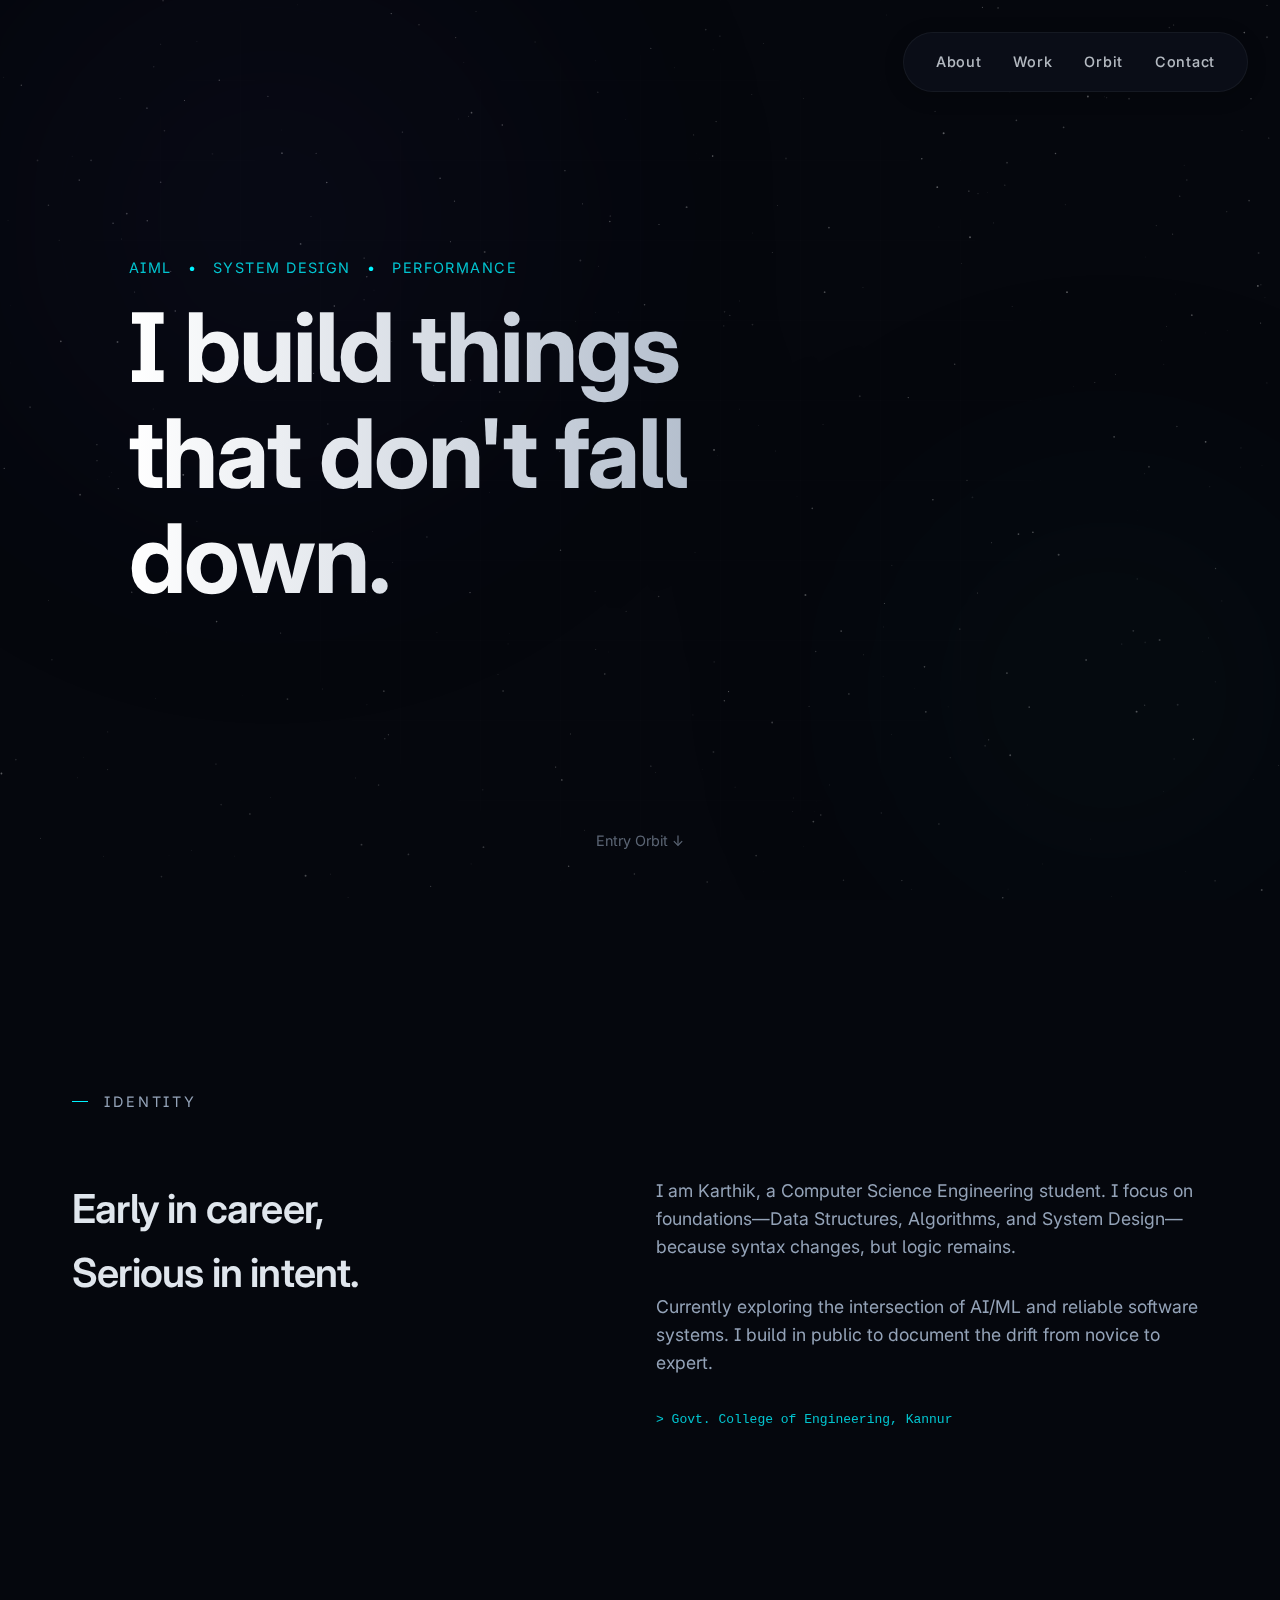
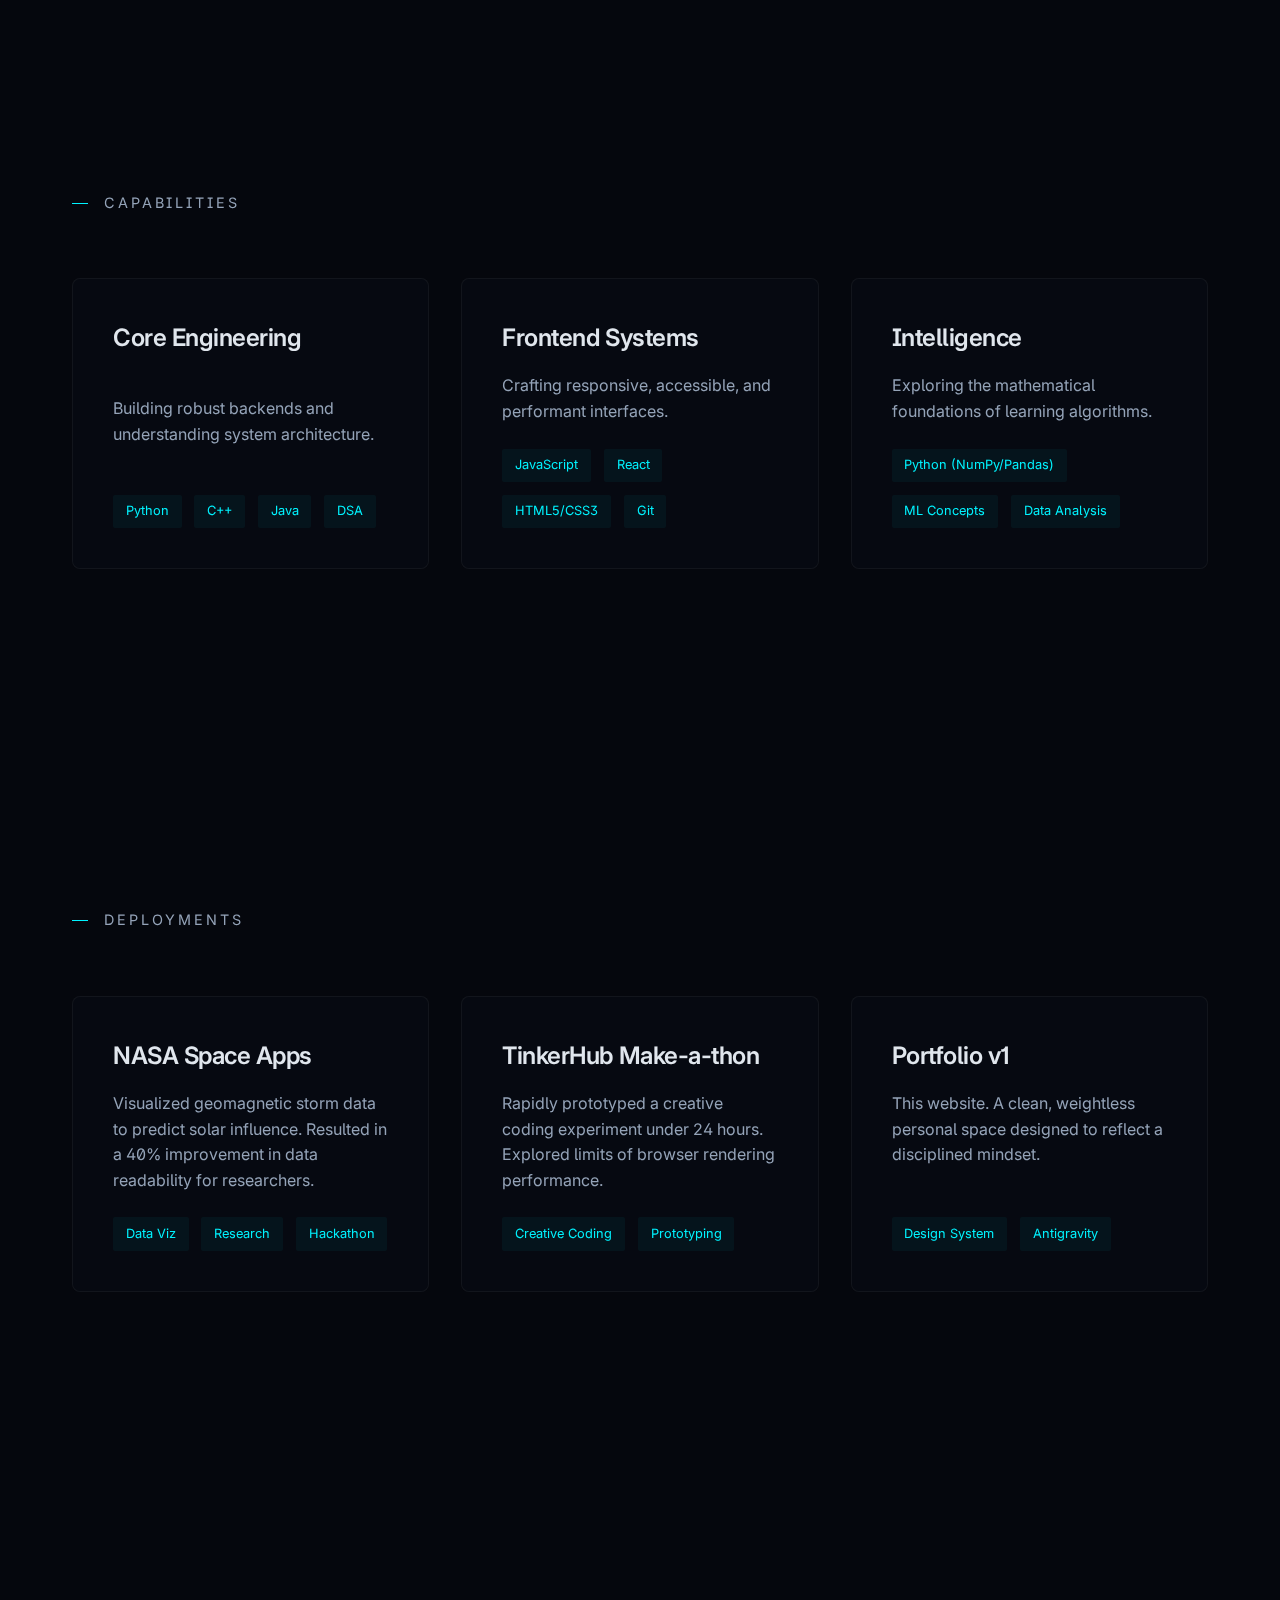
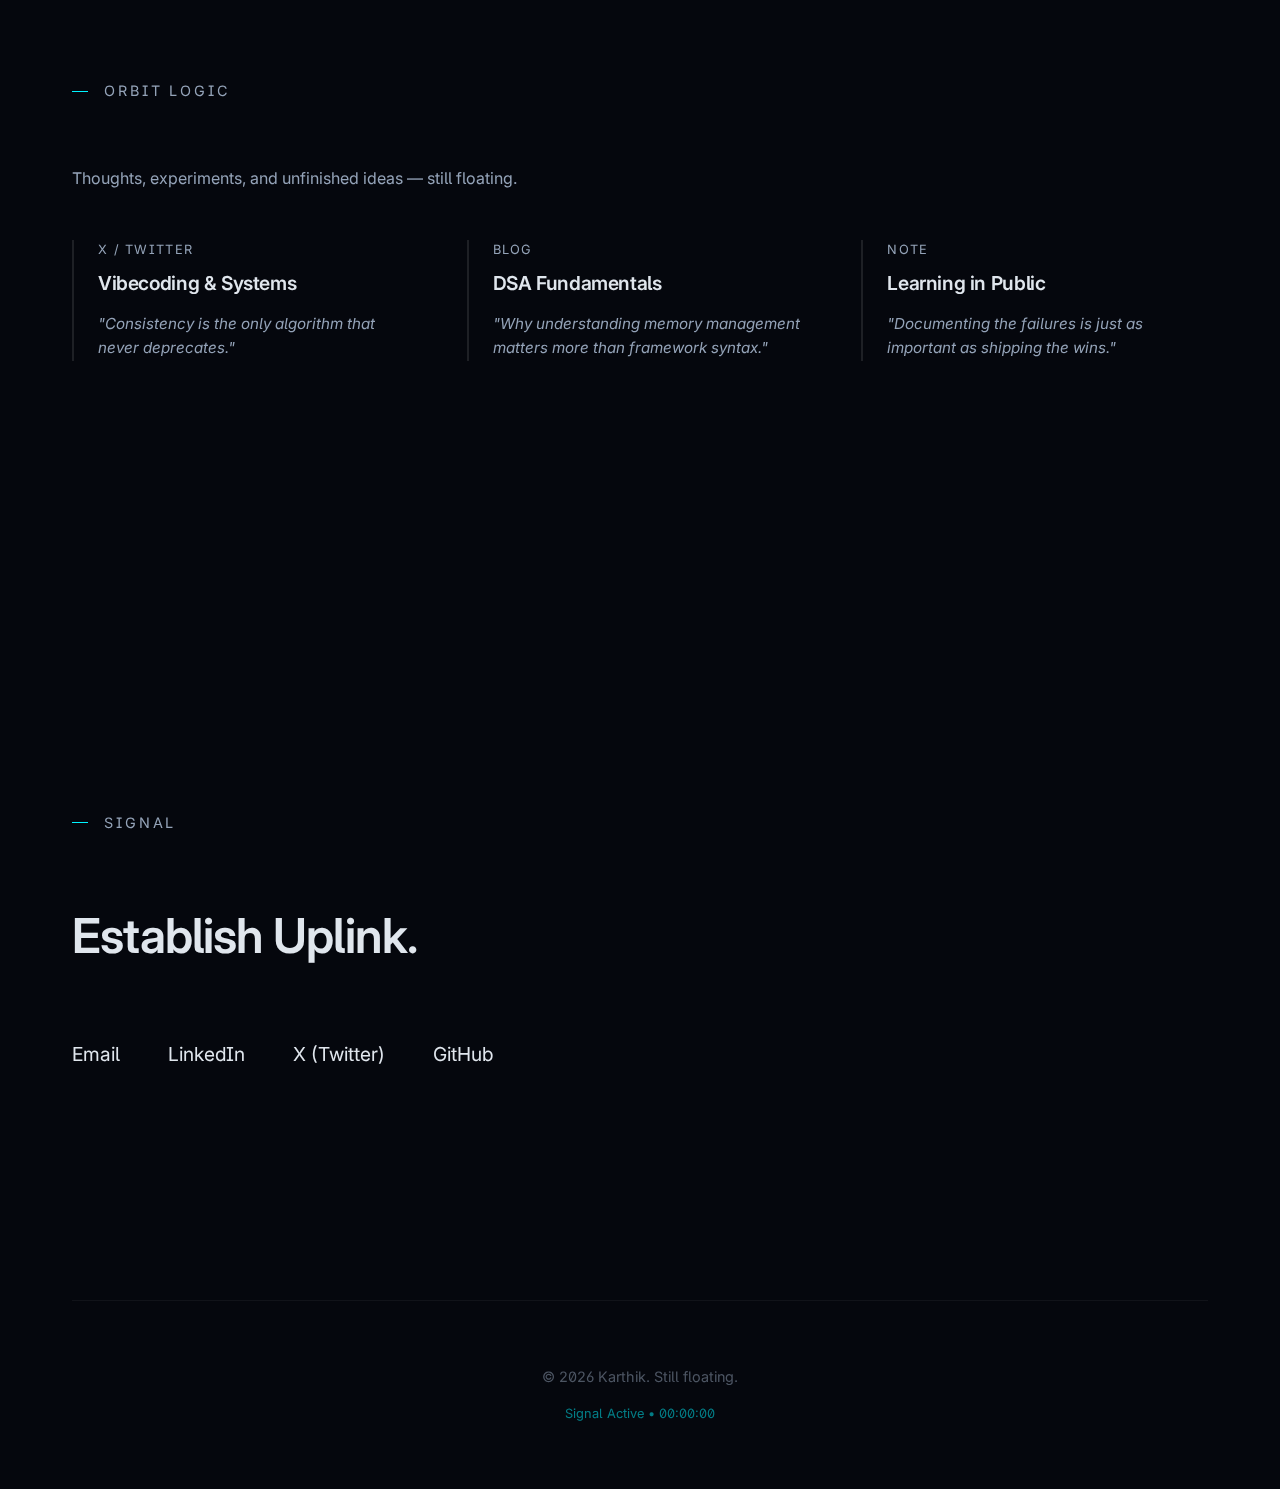
<file: index.html>
<!DOCTYPE html>
<html lang="en">

<head>
    <meta charset="UTF-8">
    <meta name="viewport" content="width=device-width, initial-scale=1.0">
    <title>Karthik | Drift</title>
    <meta name="description"
        content="Karthik's Personal Portfolio. AIML, DSA, Systems. Building things that don't fall down.">

    <!-- Fonts -->
    <link rel="preconnect" href="https://fonts.googleapis.com">
    <link rel="preconnect" href="https://fonts.gstatic.com" crossorigin>
    <link href="https://fonts.googleapis.com/css2?family=Inter:wght@300;400;600;700&display=swap" rel="stylesheet">

    <link rel="stylesheet" href="style.css">
</head>

<body>

    <!-- Antigravity Background System -->
    <div class="bg-system" id="bg-system">
        <!-- Layer 1: Micro Star Field (Noise) - Populated by JS -->
        <div class="bg-layer bg-noise" id="bg-noise"></div>

        <!-- Layer 2: Computational Fog -->
        <div class="bg-layer bg-fog" id="bg-fog">
            <div class="fog-blob fog-1"></div>
            <div class="fog-blob fog-2"></div>
        </div>

        <!-- Layer 4: System Overlay (Grid) -->
        <div class="bg-layer bg-grid" id="bg-grid"></div>
    </div>

    <!-- Custom Cursor Removed -->


    <!-- Nav (Enhanced) -->
    <nav>
        <ul>
            <li><a href="#about">About</a></li>
            <li><a href="#projects">Work</a></li>
            <li><a href="#orbit">Orbit</a></li>
            <li><a href="#contact">Contact</a></li>
        </ul>
    </nav>

    <div class="container">

        <!-- Hero Section -->
        <section id="hero" class="hero">
            <div class="hero-content floating">
                <div class="hero-sub">
                    <span>AIML</span> • <span>System Design</span> • <span>Performance</span>
                </div>
                <h1>I build things<br>that don't fall down.</h1>
            </div>
            <div class="scroll-indicator">
                Entry Orbit &darr;
            </div>
        </section>

        <!-- About Section -->
        <section id="about">
            <span class="section-title">Identity</span>
            <div class="grid" style="grid-template-columns: 1fr 1fr; align-items: start;">
                <div class="floating-delayed">
                    <h2 style="font-size: 2.5rem; margin-bottom: 2rem;">Early in career,<br>Serious in intent.</h2>
                </div>
                <div>
                    <p style="color: var(--text-muted); font-size: 1.1rem; margin-bottom: 2rem;">
                        I am Karthik, a Computer Science Engineering student. I focus on foundations—Data Structures,
                        Algorithms, and System Design—because syntax changes, but logic remains.
                    </p>
                    <p style="color: var(--text-muted); font-size: 1.1rem; margin-bottom: 2rem;">
                        Currently exploring the intersection of AI/ML and reliable software systems. I build in public
                        to document the drift from novice to expert.
                    </p>
                    <p style="font-family: monospace; color: var(--accent-cyan); opacity: 0.8;">
                        > Govt. College of Engineering, Kannur
                    </p>
                </div>
            </div>
        </section>

        <!-- Focus / Skills Section -->
        <section id="skills">
            <span class="section-title">Capabilities</span>
            <div class="grid">
                <div class="card">
                    <h3>Core Engineering</h3>
                    <p>Building robust backends and understanding system architecture.</p>
                    <div class="tags">
                        <span class="tag">Python</span>
                        <span class="tag">C++</span>
                        <span class="tag">Java</span>
                        <span class="tag">DSA</span>
                    </div>
                </div>
                <div class="card">
                    <h3>Frontend Systems</h3>
                    <p>Crafting responsive, accessible, and performant interfaces.</p>
                    <div class="tags">
                        <span class="tag">JavaScript</span>
                        <span class="tag">React</span>
                        <span class="tag">HTML5/CSS3</span>
                        <span class="tag">Git</span>
                    </div>
                </div>
                <div class="card">
                    <h3>Intelligence</h3>
                    <p>Exploring the mathematical foundations of learning algorithms.</p>
                    <div class="tags">
                        <span class="tag">Python (NumPy/Pandas)</span>
                        <span class="tag">ML Concepts</span>
                        <span class="tag">Data Analysis</span>
                    </div>
                </div>
            </div>
        </section>

        <!-- Projects Section -->
        <section id="projects">
            <span class="section-title">deployments</span>
            <div class="grid">

                <div class="card floating">
                    <div>
                        <h3>NASA Space Apps</h3>
                        <p>Visualized geomagnetic storm data to predict solar influence. Resulted in a 40% improvement
                            in data readability for researchers.</p>
                    </div>
                    <div class="tags">
                        <span class="tag">Data Viz</span>
                        <span class="tag">Research</span>
                        <span class="tag">Hackathon</span>
                    </div>
                </div>

                <div class="card floating-delayed">
                    <div>
                        <h3>TinkerHub Make-a-thon</h3>
                        <p>Rapidly prototyped a creative coding experiment under 24 hours. Explored limits of browser
                            rendering performance.</p>
                    </div>
                    <div class="tags">
                        <span class="tag">Creative Coding</span>
                        <span class="tag">Prototyping</span>
                    </div>
                </div>

                <div class="card">
                    <div>
                        <h3>Portfolio v1</h3>
                        <p>This website. A clean, weightless personal space designed to reflect a disciplined mindset.
                        </p>
                    </div>
                    <div class="tags">
                        <span class="tag">Design System</span>
                        <span class="tag">Antigravity</span>
                    </div>
                </div>

            </div>
        </section>

        <!-- Orbit / Writing Section -->
        <section id="orbit">
            <span class="section-title">Orbit Logic</span>
            <p style="margin-bottom: 3rem; color: var(--text-muted);">Thoughts, experiments, and unfinished ideas —
                still floating.</p>

            <div class="orbit-grid">
                <a href="https://x.com/K4rthik14" target="_blank" class="orbit-card">
                    <div class="orbit-meta">X / Twitter</div>
                    <h4 class="orbit-title">Vibecoding & Systems</h4>
                    <p class="orbit-insight">"Consistency is the only algorithm that never deprecates."</p>
                </a>

                <a href="#" class="orbit-card">
                    <div class="orbit-meta">Blog</div>
                    <h4 class="orbit-title">DSA Fundamentals</h4>
                    <p class="orbit-insight">"Why understanding memory management matters more than framework syntax."
                    </p>
                </a>

                <a href="#" class="orbit-card">
                    <div class="orbit-meta">Note</div>
                    <h4 class="orbit-title">Learning in Public</h4>
                    <p class="orbit-insight">"Documenting the failures is just as important as shipping the wins."</p>
                </a>
            </div>
        </section>

        <!-- Contact Section -->
        <section id="contact">
            <span class="section-title">Signal</span>
            <h2 style="font-size: 3rem; margin-bottom: 2rem;">Establish Uplink.</h2>
            <div class="contact-links">
                <a href="mailto:karthik@example.com" class="contact-link">Email</a>
                <a href="https://www.linkedin.com/in/karthik-saya" class="contact-link" target="_blank">LinkedIn</a>
                <a href="https://x.com/K4rthik14" class="contact-link" target="_blank">X (Twitter)</a>
                <a href="https://github.com/K4rthik14" class="contact-link" target="_blank">GitHub</a>
            </div>
        </section>

        <footer>
            <div class="footer-copy">
                &copy; 2026 Karthik. Still floating.
            </div>
            <div style="margin-top: 1rem; font-size: 0.8rem; color: var(--accent-cyan); opacity: 0.5;">
                Signal Active • <span id="system-time">00:00:00</span>
            </div>
        </footer>

    </div>

    <script src="script.js"></script>
</body>

</html>
</file>
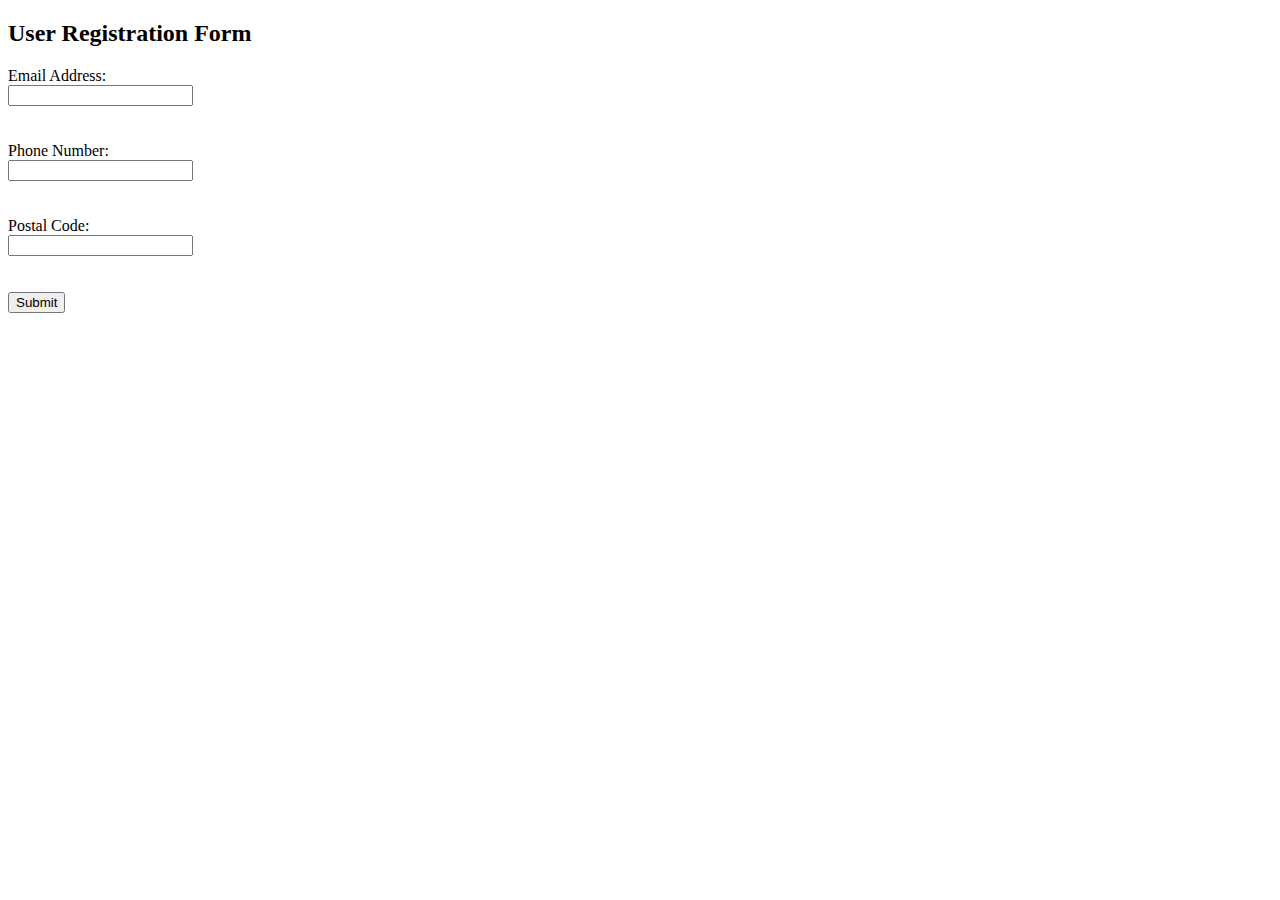
<file: Tc-assignment.html>
<!DOCTYPE html>
<html>
<head>
  <title>Form Validation using Regex</title>
</head>
<body>
  <h2>User Registration Form</h2>

  <form id="userForm">
    <label>Email Address:</label><br>
    <input type="text" id="email"><br>
    <span id="emailError" style="color:red"></span><br><br>

    <label>Phone Number:</label><br>
    <input type="text" id="phone"><br>
    <span id="phoneError" style="color:red"></span><br><br>

    <label>Postal Code:</label><br>
    <input type="text" id="postal"><br>
    <span id="postalError" style="color:red"></span><br><br>

    <button type="submit">Submit</button>
  </form>

  <script>
    document.getElementById("userForm").addEventListener("submit", function(e) {
      e.preventDefault();

      let email = document.getElementById("email").value.trim();
      let phone = document.getElementById("phone").value.trim();
      let postal = document.getElementById("postal").value.trim();

      // Regex patterns
      let emailRegex = /^[a-zA-Z0-9._%+-]+@[a-zA-Z0-9.-]+\.[a-z]{2,}$/;
      let phoneRegex = /^[0-9]{10}$/;
      let postalRegex = /^[0-9]{6}$/;

      // Clear old messages
      document.getElementById("emailError").textContent = "";
      document.getElementById("phoneError").textContent = "";
      document.getElementById("postalError").textContent = "";

      let valid = true;

      if (!emailRegex.test(email)) {
        document.getElementById("emailError").textContent = "Invalid email format!";
        valid = false;
      }
      if (!phoneRegex.test(phone)) {
        document.getElementById("phoneError").textContent = "Phone must be 10 digits!";
        valid = false;
      }
      if (!postalRegex.test(postal)) {
        document.getElementById("postalError").textContent = "Postal code must be 6 digits!";
        valid = false;
      }

      if (valid) {
        alert("Form submitted successfully!");
      }
    });
  </script>
</body>
</html>
</file>
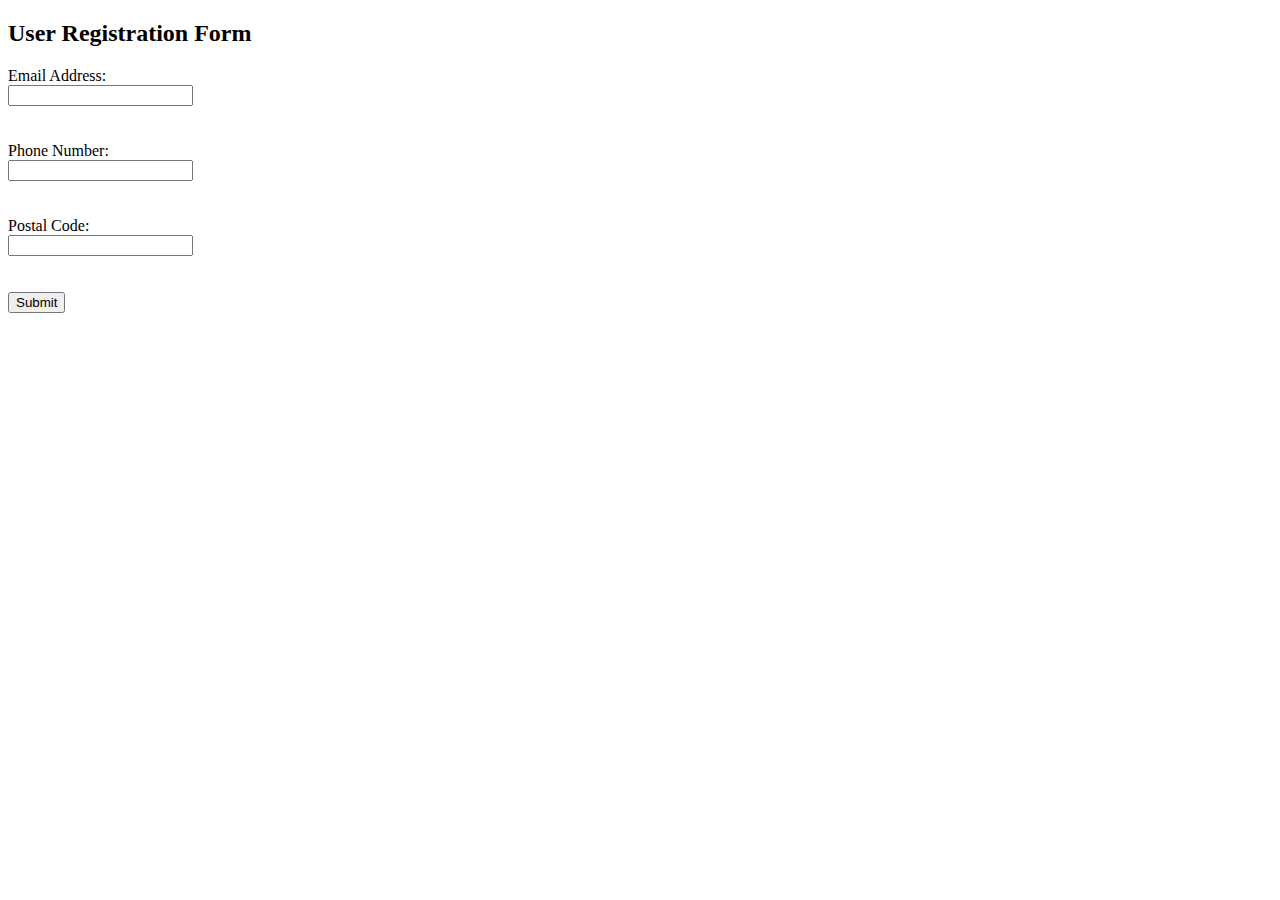
<file: TC.html>
<!DOCTYPE html>
<html>
<head>
  <title>Form Validation using Regex</title>
  <script src="script.js" defer></script>
</head>
<body>
  <h2>User Registration Form</h2>

  <form id="userForm">
    <label>Email Address:</label><br>
    <input type="text" id="email"><br>
    <span id="emailError" style="color:red"></span><br><br>

    <label>Phone Number:</label><br>
    <input type="text" id="phone"><br>
    <span id="phoneError" style="color:red"></span><br><br>

    <label>Postal Code:</label><br>
    <input type="text" id="postal"><br>
    <span id="postalError" style="color:red"></span><br><br>

    <button type="submit">Submit</button>
  </form>
</body>
</html>
</file>
<file: style.css>
:root {
    --bg-deep: #05070d;
    --bg-card: #0b0f1a;
    --text-main: #e0e6ed;
    --text-muted: #94a3b8;
    --accent-cyan: #00f3ff;
    --accent-violet: #8b5cf6;
    --accent-glow: rgba(0, 243, 255, 0.1);

    --font-heading: 'Inter', -apple-system, BlinkMacSystemFont, "Segoe UI", Roboto, Helvetica, Arial, sans-serif;
    --font-body: 'Inter', -apple-system, BlinkMacSystemFont, "Segoe UI", Roboto, Helvetica, Arial, sans-serif;

    --ease-smooth: cubic-bezier(0.4, 0, 0.2, 1);
}

* {
    margin: 0;
    padding: 0;
    box-sizing: border-box;
    /* Standard cursor */
    cursor: auto;
}

body {
    background-color: var(--bg-deep);
    color: var(--text-main);
    font-family: var(--font-body);
    line-height: 1.6;
    overflow-x: hidden;
    min-height: 100vh;
    font-feature-settings: "ss01", "ss02", "cv01", "cv02";
    -webkit-font-smoothing: antialiased;
}

nav {
    position: fixed;
    top: 2rem;
    right: 2rem;
    z-index: 100;
    background: rgba(11, 15, 26, 0.8);
    backdrop-filter: blur(10px);
    -webkit-backdrop-filter: blur(10px);
    padding: 1rem 2rem;
    border-radius: 50px;
    border: 1px solid rgba(255, 255, 255, 0.05);
    box-shadow: 0 4px 20px rgba(0, 0, 0, 0.2);
}

nav ul {
    list-style: none;
    display: flex;
    gap: 2rem;
}

nav a {
    font-size: 0.9rem;
    opacity: 0.8;
    font-weight: 500;
    letter-spacing: 0.05em;
    position: relative;
}

nav a::after {
    content: '';
    position: absolute;
    bottom: -4px;
    left: 0;
    width: 0;
    height: 2px;
    background: var(--accent-cyan);
    transition: width 0.3s var(--ease-smooth);
}

nav a:hover {
    opacity: 1;
    color: #fff;
}

nav a:hover::after {
    width: 100%;
}

/* Custom Cursor Removed */




/* Typography */
h1,
h2,
h3,
h4,
h5,
h6 {
    font-family: var(--font-heading);
    font-weight: 600;
    letter-spacing: -0.02em;
    color: var(--text-main);
}

a {
    color: var(--text-main);
    text-decoration: none;
    transition: color 0.3s ease;
}

a:hover {
    color: var(--accent-cyan);
}

/* Layout & Spacing */
.container {
    max-width: 1200px;
    margin: 0 auto;
    padding: 0 2rem;
    position: relative;
    z-index: 10;
}

section {
    min-height: 80vh;
    display: flex;
    flex-direction: column;
    justify-content: center;
    padding: 6rem 0;
    position: relative;
}

/* Floating Animation */
@keyframes float {
    0% {
        transform: translateY(0px);
    }

    50% {
        transform: translateY(-15px);
    }

    100% {
        transform: translateY(0px);
    }
}

@keyframes float-delayed {
    0% {
        transform: translateY(0px);
    }

    50% {
        transform: translateY(-10px);
    }

    100% {
        transform: translateY(0px);
    }
}

.floating {
    animation: float 8s ease-in-out infinite;
}

.floating-delayed {
    animation: float-delayed 10s ease-in-out infinite;
    animation-delay: 2s;
}

/* Hero Section */
.hero {
    height: 100vh;
    align-items: flex-start;
    justify-content: center;
}

.hero-content {
    max-width: 800px;
    margin-left: 5%;
}

.hero h1 {
    font-size: clamp(3rem, 8vw, 6rem);
    line-height: 1.1;
    margin-bottom: 2rem;
    font-weight: 700;
    background: linear-gradient(to right, #fff, #94a3b8, #fff);
    /* Added extra stop for shine */
    background-size: 200% auto;
    -webkit-background-clip: text;
    background-clip: text;
    -webkit-text-fill-color: transparent;
    animation: shine 5s linear infinite;
}

@keyframes shine {
    to {
        background-position: 200% center;
    }
}

.hero-sub {
    font-size: 1.2rem;
    color: var(--accent-cyan);
    margin-bottom: 1rem;
    letter-spacing: 0.1em;
    text-transform: uppercase;
    font-size: 0.9rem;
    display: flex;
    gap: 1rem;
    align-items: center;
}

.hero-sub span {
    opacity: 0.8;
}

.scroll-indicator {
    position: absolute;
    bottom: 3rem;
    left: 50%;
    transform: translateX(-50%);
    color: var(--text-muted);
    font-size: 0.9rem;
    animation: float 4s ease-in-out infinite;
    opacity: 0.6;
}

/* Section Titles */
.section-title {
    font-size: 0.9rem;
    text-transform: uppercase;
    letter-spacing: 0.2em;
    color: var(--text-muted);
    margin-bottom: 4rem;
    display: block;
    position: relative;
    padding-left: 2rem;
}

.section-title::before {
    content: '';
    position: absolute;
    left: 0;
    top: 50%;
    width: 1rem;
    height: 1px;
    background: var(--accent-cyan);
}

/* Cards Grid */
.grid {
    display: grid;
    grid-template-columns: repeat(auto-fit, minmax(300px, 1fr));
    gap: 2rem;
}

.card {
    background: rgba(11, 15, 26, 0.3);
    /* More transparent */
    backdrop-filter: blur(10px);
    /* Stronger blur */
    -webkit-backdrop-filter: blur(10px);
    padding: 2.5rem;
    border-radius: 8px;
    /* Softer corners */
    border: 1px solid rgba(255, 255, 255, 0.05);
    /* Very subtle border */
    position: relative;
    /* For spotlight */
    overflow: hidden;
    /* For spotlight */
    transition: transform 0.4s var(--ease-smooth), box-shadow 0.4s var(--ease-smooth), border-color 0.4s;
    display: flex;
    flex-direction: column;
    justify-content: space-between;
}

.card:hover {
    transform: translateY(-5px);
    border-color: rgba(0, 243, 255, 0.3);
    box-shadow: 0 0 30px -5px rgba(0, 243, 255, 0.1);
    /* Lighter, more spread out glow */
}

.card h3 {
    font-size: 1.5rem;
    margin-bottom: 1rem;
}

.card p {
    color: var(--text-muted);
    font-size: 1rem;
    margin-bottom: 1.5rem;
}

.tags {
    display: flex;
    flex-wrap: wrap;
    gap: 0.8rem;
}

.tag {
    font-size: 0.8rem;
    color: var(--accent-cyan);
    background: rgba(0, 243, 255, 0.05);
    padding: 0.4rem 0.8rem;
    border-radius: 2px;
}

/* Orbit / Writing Section */
.orbit-grid {
    display: grid;
    grid-template-columns: repeat(auto-fill, minmax(280px, 1fr));
    gap: 3rem;
}

.orbit-card {
    border-left: 2px solid rgba(255, 255, 255, 0.1);
    padding-left: 1.5rem;
    transition: border-color 0.3s;
}

.orbit-card:hover {
    border-left-color: var(--accent-violet);
}

.orbit-meta {
    font-size: 0.8rem;
    color: var(--text-muted);
    margin-bottom: 0.5rem;
    text-transform: uppercase;
    letter-spacing: 0.1em;
}

.orbit-title {
    font-size: 1.2rem;
    margin-bottom: 0.8rem;
    color: var(--text-main);
}

.orbit-insight {
    font-style: italic;
    color: var(--text-muted);
    font-size: 0.95rem;
}

/* Contact */
.contact-links {
    display: flex;
    gap: 3rem;
    margin-top: 2rem;
}

.contact-link {
    font-size: 1.2rem;
    position: relative;
}

.contact-link::after {
    content: '';
    position: absolute;
    bottom: -5px;
    left: 0;
    width: 0;
    height: 1px;
    background: var(--accent-cyan);
    transition: width 0.3s var(--ease-smooth);
}

.contact-link:hover::after {
    width: 100%;
}

/* Footer */
footer {
    padding: 4rem 0;
    text-align: center;
    color: var(--text-muted);
    font-size: 0.9rem;
    border-top: 1px solid rgba(255, 255, 255, 0.05);
}

.footer-copy {
    opacity: 0.5;
}

/* 
   ––––––––––––––––––––––––––––––––––––––––
   ANTIGRAVITY BACKGROUND SYSTEM
   –––––––––––––––––––––––––––––––––––––––– 
*/

.bg-system {
    position: fixed;
    top: 0;
    left: 0;
    width: 100vw;
    height: 100vh;
    z-index: -1;
    overflow: hidden;
    background: var(--bg-deep);
    /* Base Layer */
    pointer-events: none;
}

.bg-layer {
    position: absolute;
    top: 0;
    left: 0;
    width: 100%;
    height: 100%;
    will-change: transform;
}

/* Layer 1: Micro Star Field (Noise) 
   Texture will be generated in JS for performance */
.bg-noise {
    z-index: 1;
    opacity: 0.6;
    /* Controlled via texture alpha, max 0.6 here */
}

/* Layer 2: Computational Fog */
.bg-fog {
    z-index: 2;
    filter: blur(120px);
    opacity: 0.4;
}

.fog-blob {
    position: absolute;
    border-radius: 50%;
    animation: drift 40s infinite linear;
    opacity: 0.5;
}

.fog-1 {
    width: 800px;
    height: 800px;
    background: radial-gradient(circle, #1e1b4b 0%, rgba(0, 0, 0, 0) 70%);
    /* Deep Violet */
    top: -20%;
    left: -10%;
    animation-duration: 45s;
}

.fog-2 {
    width: 600px;
    height: 600px;
    background: radial-gradient(circle, #0f2e2e 0%, rgba(0, 0, 0, 0) 70%);
    /* Dark Teal/Cyan */
    bottom: -10%;
    right: -10%;
    animation-duration: 35s;
    animation-direction: reverse;
}

@keyframes drift {
    0% {
        transform: translate(0, 0) rotate(0deg);
    }

    33% {
        transform: translate(30px, 50px) rotate(2deg);
    }

    66% {
        transform: translate(-20px, 20px) rotate(-1deg);
    }

    100% {
        transform: translate(0, 0) rotate(0deg);
    }
}

/* Layer 4: System Overlay (Grid) */
.bg-grid {
    z-index: 3;
    opacity: 0.03;
    /* Extremely subtle */
    background-image:
        linear-gradient(rgba(255, 255, 255, 0.3) 1px, transparent 1px),
        linear-gradient(90deg, rgba(255, 255, 255, 0.3) 1px, transparent 1px);
    background-size: 80px 80px;
    mask-image: radial-gradient(circle at center, black 40%, transparent 100%);
    -webkit-mask-image: radial-gradient(circle at center, black 40%, transparent 100%);
}

@media (max-width: 768px) {
    .hero h1 {
        font-size: 2.5rem;
    }



    * {
        cursor: auto;
    }

    .bg-fog {
        filter: blur(80px);
        /* Reduce blur load on mobile */
    }
}
</file>
